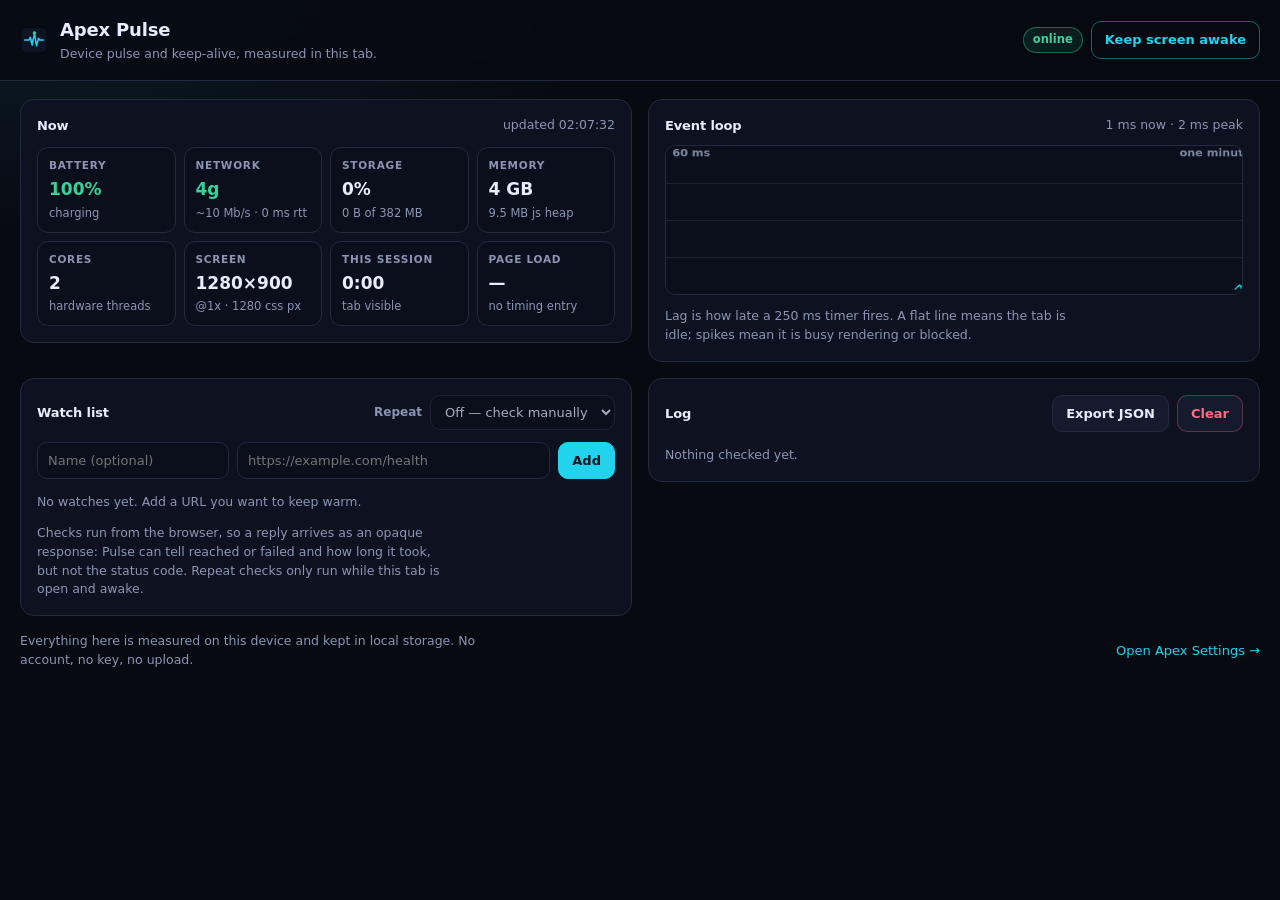
<file: index.html>
<!doctype html>
<html lang="en">
<head>
<meta charset="utf-8">
<meta name="viewport" content="width=device-width,initial-scale=1,viewport-fit=cover">
<title>Apex Pulse</title>
<meta name="description" content="Device pulse and keep-alive checks for ApexOS. Runs in this tab, stores on this device.">
<meta name="theme-color" content="#080a12">
<link rel="manifest" href="./manifest.json">
<link rel="icon" href="./icons/icon-192.png">
<link rel="apple-touch-icon" href="./icons/icon-192.png">
<link rel="stylesheet" href="./styles.css">
</head>
<body>
<header class="bar">
  <div class="brand">
    <img src="./icons/icon-192.png" alt="" width="28" height="28">
    <div>
      <h1>Apex Pulse</h1>
      <p id="statLine" class="stamp">Device pulse and keep-alive, measured in this tab.</p>
    </div>
  </div>
  <div class="tools">
    <span id="netPill" class="pill ghost">network unknown</span>
    <button id="wakeBtn" class="ghost" type="button" aria-pressed="false">Keep screen awake</button>
  </div>
</header>

<main class="layout">
  <section class="panel now">
    <div class="row between">
      <h2 class="subhead">Now</h2>
      <p id="updated" class="stamp">reading&hellip;</p>
    </div>
    <div id="tiles" class="tiles"></div>
  </section>

  <section class="panel pulse">
    <div class="row between">
      <h2 class="subhead">Event loop</h2>
      <p id="lagNow" class="stamp">&mdash;</p>
    </div>
    <canvas id="chart" width="720" height="200" aria-label="Event loop lag for the last minute"></canvas>
    <p class="stamp clamp">Lag is how late a 250 ms timer fires. A flat line means the tab is idle; spikes mean it is busy rendering or blocked.</p>
  </section>

  <section class="panel watches">
    <div class="row between">
      <h2 class="subhead">Watch list</h2>
      <div class="row">
        <label class="label inline" for="interval">Repeat</label>
        <select id="interval">
          <option value="0">Off &mdash; check manually</option>
          <option value="30">Every 30s</option>
          <option value="60">Every minute</option>
          <option value="300">Every 5 minutes</option>
        </select>
      </div>
    </div>

    <form id="watchForm" class="watch-form" autocomplete="off">
      <input id="watchName" type="text" maxlength="24" placeholder="Name (optional)" aria-label="Watch name">
      <input id="watchUrl" type="url" required placeholder="https://example.com/health" aria-label="URL to check">
      <button class="primary" type="submit">Add</button>
    </form>

    <ul id="watchList" class="list"></ul>
    <p id="watchEmpty" class="stamp" hidden>No watches yet. Add a URL you want to keep warm.</p>
    <p class="stamp clamp">Checks run from the browser, so a reply arrives as an opaque response: Pulse can tell reached or failed and how long it took, but not the status code. Repeat checks only run while this tab is open and awake.</p>
  </section>

  <section class="panel log">
    <div class="row between">
      <h2 class="subhead">Log</h2>
      <div class="row">
        <button id="exportLog" type="button">Export JSON</button>
        <button id="clearLog" class="danger" type="button">Clear</button>
      </div>
    </div>
    <ol id="logList" class="log-list"></ol>
    <p id="logEmpty" class="stamp" hidden>Nothing checked yet.</p>
  </section>
</main>

<footer class="foot">
  <span class="stamp">Everything here is measured on this device and kept in local storage. No account, no key, no upload.</span>
  <a class="link" href="../settings/">Open Apex Settings &rarr;</a>
</footer>

<p id="toast" class="toast" role="status" aria-live="polite" hidden></p>

<script src="./app.js"></script>
</body>
</html>
</file>
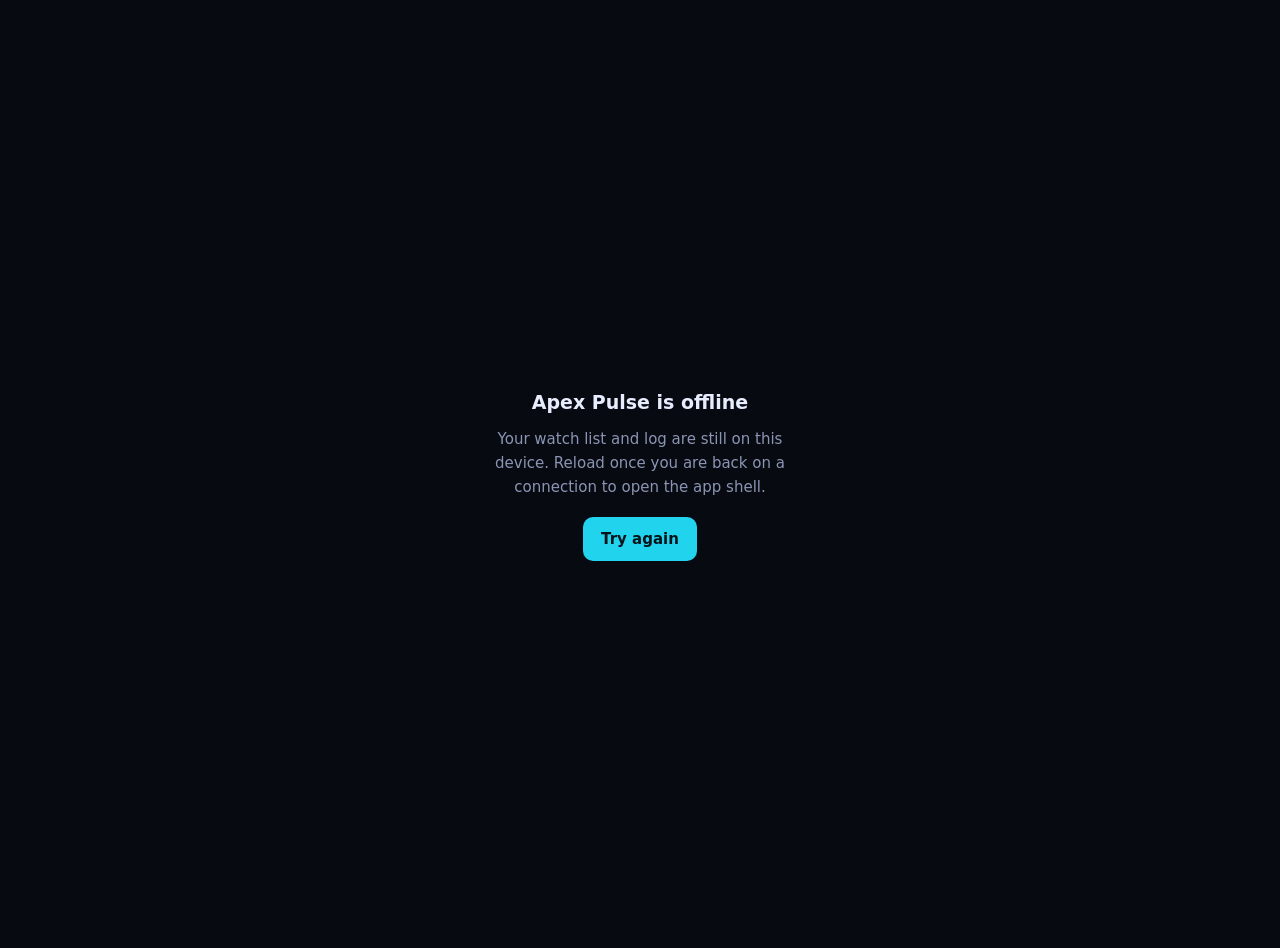
<file: offline.html>
<!doctype html>
<html lang="en">
<head>
<meta charset="utf-8">
<meta name="viewport" content="width=device-width,initial-scale=1">
<title>Apex Pulse &mdash; offline</title>
<style>
  html,body{height:100%}
  body{margin:0;display:grid;place-items:center;background:#080a12;color:#e8ecff;
    font:15px/1.6 ui-sans-serif,system-ui,-apple-system,"Segoe UI",Roboto,sans-serif;text-align:center;padding:24px}
  h1{font-size:19px;margin:0 0 10px}
  p{color:#8b95b3;max-width:34ch;margin:0 0 18px}
  button{font:inherit;background:#22d3ee;color:#04141a;border:0;border-radius:10px;padding:10px 18px;font-weight:650;cursor:pointer}
</style>
</head>
<body>
  <div>
    <h1>Apex Pulse is offline</h1>
    <p>Your watch list and log are still on this device. Reload once you are back on a connection to open the app shell.</p>
    <button type="button" onclick="location.replace('./')">Try again</button>
  </div>
</body>
</html>
</file>
<file: styles.css>
:root {
  --bg: #080a12;
  --panel: #0e1220;
  --panel-2: #151a2e;
  --line: #232a3d;
  --text: #e8ecff;
  --muted: #8b95b3;
  --accent: #22d3ee;
  --accent-2: #0ea5e9;
  --accent-ink: #04141a;
  --ok: #34d399;
  --warn: #fbbf24;
  --bad: #ff6b81;
}

* { box-sizing: border-box; }

body {
  margin: 0;
  min-height: 100vh;
  background:
    radial-gradient(1000px 480px at 0% -12%, rgba(34, 211, 238, 0.13), transparent 70%),
    var(--bg);
  color: var(--text);
  font: 15px/1.5 ui-sans-serif, system-ui, -apple-system, "Segoe UI", Roboto, sans-serif;
}

h1, h2 { margin: 0; letter-spacing: -0.01em; }

/* ---------- header ---------- */

.bar {
  display: flex;
  align-items: center;
  justify-content: space-between;
  gap: 12px;
  padding: 16px 20px;
  border-bottom: 1px solid var(--line);
  background: rgba(8, 10, 18, 0.86);
  backdrop-filter: blur(12px);
  flex-wrap: wrap;
}

.brand { display: flex; align-items: center; gap: 12px; min-width: 0; }
.brand img { border-radius: 9px; }
h1 { font-size: 18px; font-weight: 680; }
.stamp { margin: 2px 0 0; color: var(--muted); font-size: 12.5px; }

.tools { display: flex; align-items: center; gap: 8px; flex-wrap: wrap; }

/* ---------- layout ---------- */

.layout {
  display: grid;
  grid-template-columns: minmax(0, 1fr) minmax(0, 1fr);
  gap: 16px;
  padding: 18px 20px 0;
  align-items: start;
}

.panel {
  min-width: 0;
  padding: 16px;
  border: 1px solid var(--line);
  border-radius: 14px;
  background: var(--panel);
}

.now, .pulse { grid-column: span 1; }
.watches, .log { grid-column: span 1; }

@media (max-width: 900px) {
  .layout { grid-template-columns: 1fr; padding: 14px 14px 0; }
}

.subhead { font-size: 13px; }

.row {
  display: flex;
  align-items: center;
  gap: 8px;
  flex-wrap: wrap;
}

.row.between { justify-content: space-between; }
.row.between .stamp { margin: 0; }

.label {
  font-size: 11px;
  font-weight: 700;
  letter-spacing: 0.06em;
  text-transform: uppercase;
  color: var(--muted);
}

.label.inline { margin: 0; text-transform: none; letter-spacing: 0; font-size: 12px; font-weight: 600; }

.clamp { max-width: 52ch; margin: 12px 0 0; }

/* ---------- controls ---------- */

.btn, button {
  display: inline-flex;
  align-items: center;
  justify-content: center;
  padding: 8px 13px;
  border-radius: 10px;
  border: 1px solid var(--line);
  background: var(--panel-2);
  color: var(--text);
  font: inherit;
  font-size: 13px;
  font-weight: 620;
  cursor: pointer;
}

button:hover { filter: brightness(1.12); }
button[disabled] { opacity: 0.45; cursor: default; filter: none; }

button.primary {
  background: var(--accent);
  border-color: var(--accent);
  color: var(--accent-ink);
}

button.ghost {
  background: transparent;
  border-color: rgba(34, 211, 238, 0.45);
  color: var(--accent);
}

button.ghost[aria-pressed="true"] {
  background: rgba(34, 211, 238, 0.14);
  border-color: rgba(34, 211, 238, 0.7);
}

button.danger { color: var(--bad); border-color: rgba(255, 107, 129, 0.32); }

select, input[type="text"], input[type="url"], input[type="search"] {
  padding: 8px 10px;
  border-radius: 10px;
  border: 1px solid var(--line);
  background: #0b0f1b;
  color: var(--text);
  font: inherit;
  font-size: 13px;
}

button:focus-visible,
select:focus-visible,
input:focus-visible {
  outline: 2px solid var(--accent);
  outline-offset: 2px;
}

/* ---------- tiles ---------- */

.tiles {
  display: grid;
  grid-template-columns: repeat(auto-fit, minmax(132px, 1fr));
  gap: 8px;
  margin-top: 12px;
}

.tile {
  padding: 10px 11px;
  border: 1px solid var(--line);
  border-radius: 11px;
  background: #0b0f1b;
}

.tile .k {
  display: block;
  color: var(--muted);
  font-size: 10.5px;
  font-weight: 700;
  letter-spacing: 0.07em;
  text-transform: uppercase;
}

.tile .v {
  display: block;
  margin-top: 3px;
  font-size: 17px;
  font-weight: 660;
  font-variant-numeric: tabular-nums;
}

.tile .n { display: block; margin-top: 2px; color: var(--muted); font-size: 11.5px; }

.tile.is-ok .v { color: var(--ok); }
.tile.is-warn .v { color: var(--warn); }
.tile.is-bad .v { color: var(--bad); }

/* ---------- pulse chart ---------- */

canvas {
  display: block;
  width: 100%;
  height: 150px;
  margin-top: 10px;
  border-radius: 10px;
  border: 1px solid var(--line);
  background: #0b0f1b;
}

/* ---------- pills ---------- */

.pill {
  display: inline-flex;
  align-items: center;
  padding: 3px 9px;
  border-radius: 999px;
  border: 1px solid var(--line);
  font-size: 11.5px;
  font-weight: 620;
  white-space: nowrap;
}

.pill.ok { color: var(--ok); border-color: rgba(52, 211, 153, 0.42); background: rgba(52, 211, 153, 0.1); }
.pill.bad { color: var(--bad); border-color: rgba(255, 107, 129, 0.42); background: rgba(255, 107, 129, 0.1); }
.pill.ghost { color: var(--muted); }

/* ---------- watch list ---------- */

.watch-form {
  display: flex;
  gap: 8px;
  margin-top: 12px;
  flex-wrap: wrap;
}

.watch-form input[type="text"] { flex: 0 0 132px; }
.watch-form input[type="url"] { flex: 1 1 200px; min-width: 0; }

.list {
  list-style: none;
  margin: 12px 0 0;
  padding: 0;
  display: grid;
  gap: 8px;
}

.watch {
  display: grid;
  grid-template-columns: 1fr auto;
  gap: 4px 10px;
  align-items: center;
  padding: 10px 11px;
  border: 1px solid var(--line);
  border-radius: 11px;
  background: #0b0f1b;
}

.watch .name { font-weight: 640; font-size: 13.5px; }
.watch .url {
  display: block;
  color: var(--muted);
  font-size: 11.5px;
  overflow: hidden;
  text-overflow: ellipsis;
  white-space: nowrap;
}
.watch .meta { color: var(--muted); font-size: 11.5px; font-variant-numeric: tabular-nums; }
.watch .actions { display: flex; align-items: center; gap: 6px; }
.watch .actions button { padding: 6px 10px; font-size: 12px; }
.watch .actions button.del { color: var(--bad); border-color: rgba(255, 107, 129, 0.3); padding: 6px 9px; }

/* ---------- log ---------- */

.log-list {
  list-style: none;
  margin: 12px 0 0;
  padding: 0;
  display: grid;
  gap: 6px;
  max-height: 320px;
  overflow: auto;
  font-variant-numeric: tabular-nums;
}

.log-list li {
  display: grid;
  grid-template-columns: auto auto 1fr auto;
  gap: 8px;
  align-items: center;
  padding: 7px 10px;
  border: 1px solid var(--line);
  border-radius: 9px;
  background: #0b0f1b;
  font-size: 12.5px;
}

.log-list .t { color: var(--muted); }
.log-list .who { font-weight: 620; }
.log-list .what { color: var(--muted); overflow: hidden; text-overflow: ellipsis; white-space: nowrap; }
.log-list .ms { color: var(--text); }

/* ---------- footer / toast ---------- */

.foot {
  display: flex;
  flex-wrap: wrap;
  gap: 8px 18px;
  align-items: center;
  justify-content: space-between;
  margin: 16px 20px 0;
  padding-bottom: 28px;
}

.foot .stamp { margin: 0; max-width: 58ch; }

.link { color: var(--accent); font-size: 13px; text-decoration: none; }
.link:hover { text-decoration: underline; }

.toast {
  position: fixed;
  left: 50%;
  bottom: 18px;
  transform: translateX(-50%);
  margin: 0;
  padding: 9px 16px;
  border-radius: 999px;
  border: 1px solid var(--line);
  background: #131a2c;
  color: var(--text);
  font-size: 13px;
  box-shadow: 0 12px 30px rgba(0, 0, 0, 0.45);
  z-index: 10;
}

.toast[hidden],
#watchEmpty[hidden],
#logEmpty[hidden] { display: none; }
</file>
